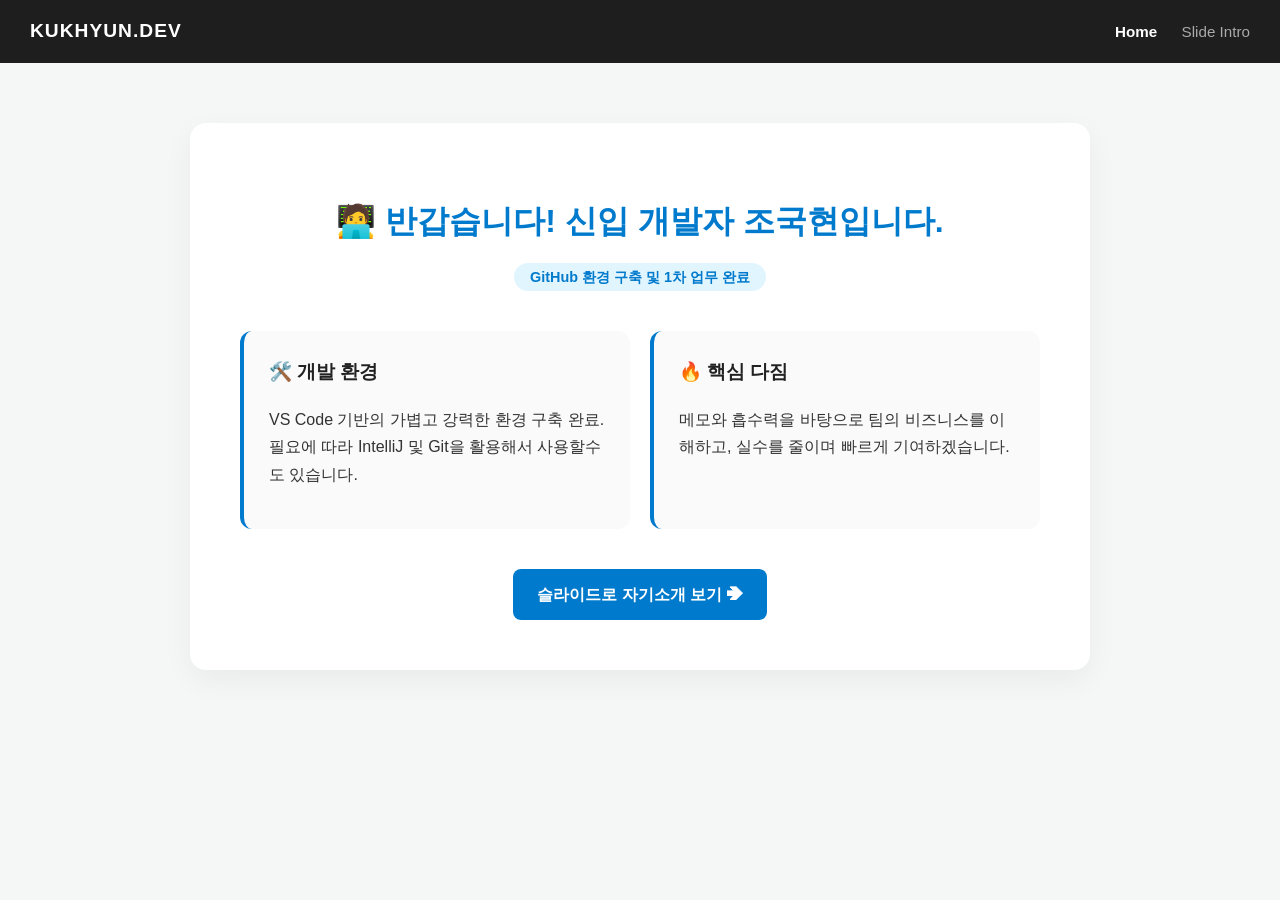
<file: index.html>
<!DOCTYPE html>
<html lang="ko">
<head>
    <meta charset="UTF-8">
    <meta name="viewport" content="width=device-width, initial-scale=1.0">
    <title>조국현 포트폴리오 | 홈</title>
    <link rel="stylesheet" href="style.css">
</head>
<body>

    <!-- 네비게이션 바 -->
    <nav class="navbar">
        <div class="nav-logo">KUKHYUN.DEV</div>
        <div class="nav-links">
            <a href="index.html" class="active">Home</a>
            <a href="intro.html">Slide Intro</a>
        </div>
    </nav>

    <div class="container main-hero">
        <div class="header">
            <h1>🧑‍💻 반갑습니다! 신입 개발자 조국현입니다.</h1>
            <span class="badge">GitHub 환경 구축 및 1차 업무 완료</span>
        </div>
        
        <div class="card-grid">
            <div class="preview-card">
                <h3>🛠️ 개발 환경</h3>
                <p>VS Code 기반의 가볍고 강력한 환경 구축 완료. 필요에 따라 IntelliJ 및 Git을 활용해서 사용할수도 있습니다.</p>
            </div>
            <div class="preview-card">
                <h3>🔥 핵심 다짐</h3>
                <p> 메모와 흡수력을 바탕으로 팀의 비즈니스를 이해하고, 실수를 줄이며 빠르게 기여하겠습니다.</p>
            </div>
        </div>

        <div style="text-align: center; margin-top: 40px;">
            <a href="intro.html" class="btn-primary">슬라이드로 자기소개 보기 ➔</a>
        </div>
    </div>

</body>
</html>
</file>
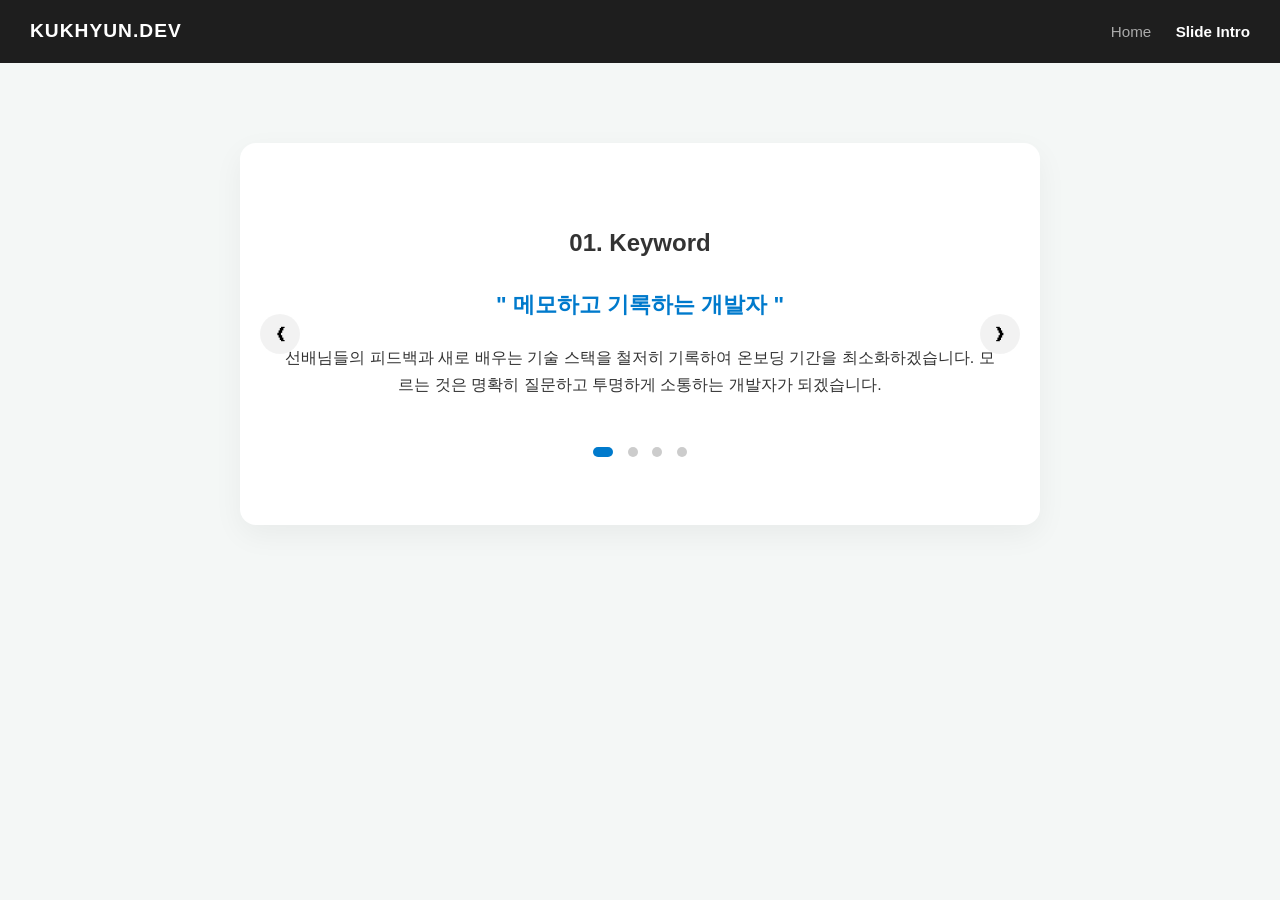
<file: intro.html>
<!DOCTYPE html>
<html lang="ko">
<head>
    <meta charset="UTF-8">
    <meta name="viewport" content="width=device-width, initial-scale=1.0">
    <title>조국현 포트폴리오 | 슬라이드 소개</title>
    <link rel="stylesheet" href="style.css">
    <style>
        /* 슬라이드 4 내부의 가독성을 위한 추가 스타일 (style.css에 넣거나 여기에 두세요) */
        .concept-grid {
            display: grid;
            grid-template-columns: 1fr 1fr;
            gap: 15px;
            text-align: left;
            margin-top: 20px;
            font-size: 0.85rem;
        }
        .concept-item {
            background: #f9f9f9;
            padding: 10px;
            border-radius: 8px;
            border: 1px solid #eee;
        }
        .concept-item strong {
            color: #333;
            display: block;
            margin-bottom: 5px;
            border-bottom: 1px solid #ddd;
        }
        .code-snippet {
            background: #222;
            color: #adff2f;
            padding: 2px 5px;
            border-radius: 4px;
            font-family: monospace;
            font-size: 0.8rem;
        }
    </style>
</head>
<body>

    <nav class="navbar">
        <div class="nav-logo">KUKHYUN.DEV</div>
        <div class="nav-links">
            <a href="index.html">Home</a>
            <a href="intro.html" class="active">Slide Intro</a>
        </div>
    </nav>

    <div class="container">
        <div class="slider-wrapper">
            <div class="slides">
                <div class="slide active">
                    <h2>01. Keyword</h2>
                    <p class="slide-title">" 메모하고 기록하는 개발자 "</p>
                    <p>선배님들의 피드백과 새로 배우는 기술 스택을 철저히 기록하여 온보딩 기간을 최소화하겠습니다. 모르는 것은 명확히 질문하고 투명하게 소통하는 개발자가 되겠습니다.</p>
                </div>

                <div class="slide">
                    <h2>02. Tech Stack</h2>
                    <p class="slide-title">관심 기술 및 역량</p>
                    <div class="tag-container" style="justify-content: center; margin-top: 20px;">
                        <span class="tag">HTML5 / CSS3</span>
                        <span class="tag">JavaScript</span>
                        <span class="tag">Java</span>
                        <span class="tag">Spring</span>
                        <span class="tag">Git / GitHub</span>
                        <span class="tag">MySQL</span>
                    </div>
                    <p style="margin-top: 20px; font-size: 0.95rem; color: #666;">기본기를 탄탄히 다지는 것이 중요하다 생각합니다.</p>
                </div>

                <div class="slide">
                    <h2>03. Vision & Goal</h2>
                    <p class="slide-title">회사에서의 목표</p>
                    <ul style="text-align: left; max-width: 400px; margin: 20px auto;">
                        <li>단기: 회사 서비스 코드 구조 파악</li>
                        <li>중기: 1인분을 해내는 독립적인 개발자로 성장</li>
                        <li>장기: 동료들이 신뢰하고 협업하고 싶은 개발자</li>
                    </ul>
                </div>

                <div class="slide">
                    <h2>04. Frontend Basics</h2>
                    <p class="slide-title">1주 차 과제: 프론트 기본 개념 정리</p>
                    
                    <div class="concept-grid">
                        <div class="concept-item">
                            <strong>1. display 속성</strong>
                            - Block: 한 줄 차지 (<span class="code-snippet">div</span>)<br>
                            - Inline: 컨텐츠만큼 차지 (<span class="code-snippet">span</span>)
                        </div>
                        <div class="concept-item">
                            <strong>2. HTML Layout</strong>
                            - Flex: 1차원 정렬<br>
                            - Grid: 2차원 정렬<br>
                            - Float: 요소 부유 설정
                        </div>
                        <div class="concept-item">
                            <strong>3. 박스 모델</strong>
                            - Content: 실제 내용 영역<br>
                            - Padding/Border/Margin: 안팎 여백
                        </div>
                        <div class="concept-item">
                            <strong>4. id & class</strong>
                            - id: 고유한 식별자 (#)<br>
                            - class: 중복 가능한 그룹 (.)
                        </div>
                    </div>
                    <p style="margin-top: 15px; font-size: 0.8rem; color: #888;">* </p>
                </div>
            </div>

            <button class="slide-btn prev-btn">❮</button>
            <button class="slide-btn next-btn">❯</button>

            <div class="dots-container">
                <span class="dot active" data-index="0"></span>
                <span class="dot" data-index="1"></span>
                <span class="dot" data-index="2"></span>
                <span class="dot" data-index="3"></span>
            </div>
        </div>
    </div>

    <script src="script.js"></script>
</body>
</html>
</file>
<file: style.css>
:root {
    --primary-color: #007ACC;
    --bg-color: #f4f7f6;
    --text-color: #333;
    --card-bg: #ffffff;
}

body {
    font-family: 'Malgun Gothic', sans-serif;
    background: var(--bg-color);
    color: var(--text-color);
    margin: 0;
    padding: 0;
    line-height: 1.7;
}

/* 네비게이션 바 */
.navbar {
    background: #1e1e1e;
    padding: 15px 30px;
    display: flex;
    justify-content: space-between;
    align-items: center;
}
.nav-logo {
    color: #fff;
    font-weight: bold;
    font-size: 1.2rem;
    letter-spacing: 1px;
}
.nav-links a {
    color: #aaa;
    text-decoration: none;
    margin-left: 20px;
    font-size: 0.95rem;
    transition: color 0.3s;
}
.nav-links a:hover, .nav-links a.active {
    color: #fff;
    font-weight: bold;
}

/* 컨테이너 */
.container {
    max-width: 800px;
    margin: 60px auto;
    padding: 20px;
}

.main-hero {
    background: var(--card-bg);
    padding: 50px;
    border-radius: 16px;
    box-shadow: 0 10px 30px rgba(0,0,0,0.05);
}

.header {
    text-align: center;
    margin-bottom: 40px;
}
.header h1 { color: var(--primary-color); margin-bottom: 15px; }
.badge {
    background: #e1f5fe;
    color: var(--primary-color);
    padding: 6px 16px;
    border-radius: 20px;
    font-size: 0.9rem;
    font-weight: bold;
}

/* 그리드 레이아웃 */
.card-grid {
    display: grid;
    grid-template-columns: 1px 1fr;
    gap: 20px;
    grid-template-columns: repeat(auto-fit, minmax(300px, 1fr));
}
.preview-card {
    background: #fafafa;
    padding: 25px;
    border-radius: 12px;
    border-left: 4px solid var(--primary-color);
}
.preview-card h3 { margin-top: 0; color: #222; }

.btn-primary {
    display: inline-block;
    background: var(--primary-color);
    color: white;
    padding: 12px 24px;
    border-radius: 8px;
    text-decoration: none;
    font-weight: bold;
    transition: background 0.2s;
}
.btn-primary:hover { background: #005999; }

/* 태그 */
.tag-container { display: flex; flex-wrap: wrap; gap: 8px; }
.tag { background: #e0e0e0; padding: 5px 12px; border-radius: 6px; font-size: 0.85rem; font-weight: bold; }

/* 슬라이더 스타일 */
.slider-wrapper {
    position: relative;
    background: var(--card-bg);
    padding: 60px 40px;
    border-radius: 16px;
    box-shadow: 0 10px 30px rgba(0,0,0,0.05);
    text-align: center;
    min-height: 250px;
    overflow: hidden;
}
.slide {
    display: none;
    animation: fadeIn 0.5s ease-in-out;
}
.slide.active { display: block; }
.slide-title { font-size: 1.4rem; font-weight: bold; color: var(--primary-color); margin-bottom: 20px; }

@keyframes fadeIn {
    from { opacity: 0; transform: translateY(10px); }
    to { opacity: 1; transform: translateY(0); }
}

/* 슬라이드 버튼 */
.slide-btn {
    position: absolute;
    top: 50%;
    transform: translateY(-50%);
    background: rgba(0,0,0,0.05);
    border: none;
    width: 40px;
    height: 40px;
    border-radius: 50%;
    cursor: pointer;
    font-size: 1.2rem;
    transition: background 0.2s;
}
.slide-btn:hover { background: rgba(0,0,0,0.2); color: white; }
.prev-btn { left: 20px; }
.next-btn { right: 20px; }

/* 도트 인디케이터 */
.dots-container { margin-top: 40px; }
.dot {
    display: inline-block;
    width: 10px;
    height: 10px;
    background: #ccc;
    border-radius: 50%;
    margin: 0 5px;
    cursor: pointer;
    transition: background 0.3s;
}
.dot.active { background: var(--primary-color); width: 20px; border-radius: 10px; }
</file>
